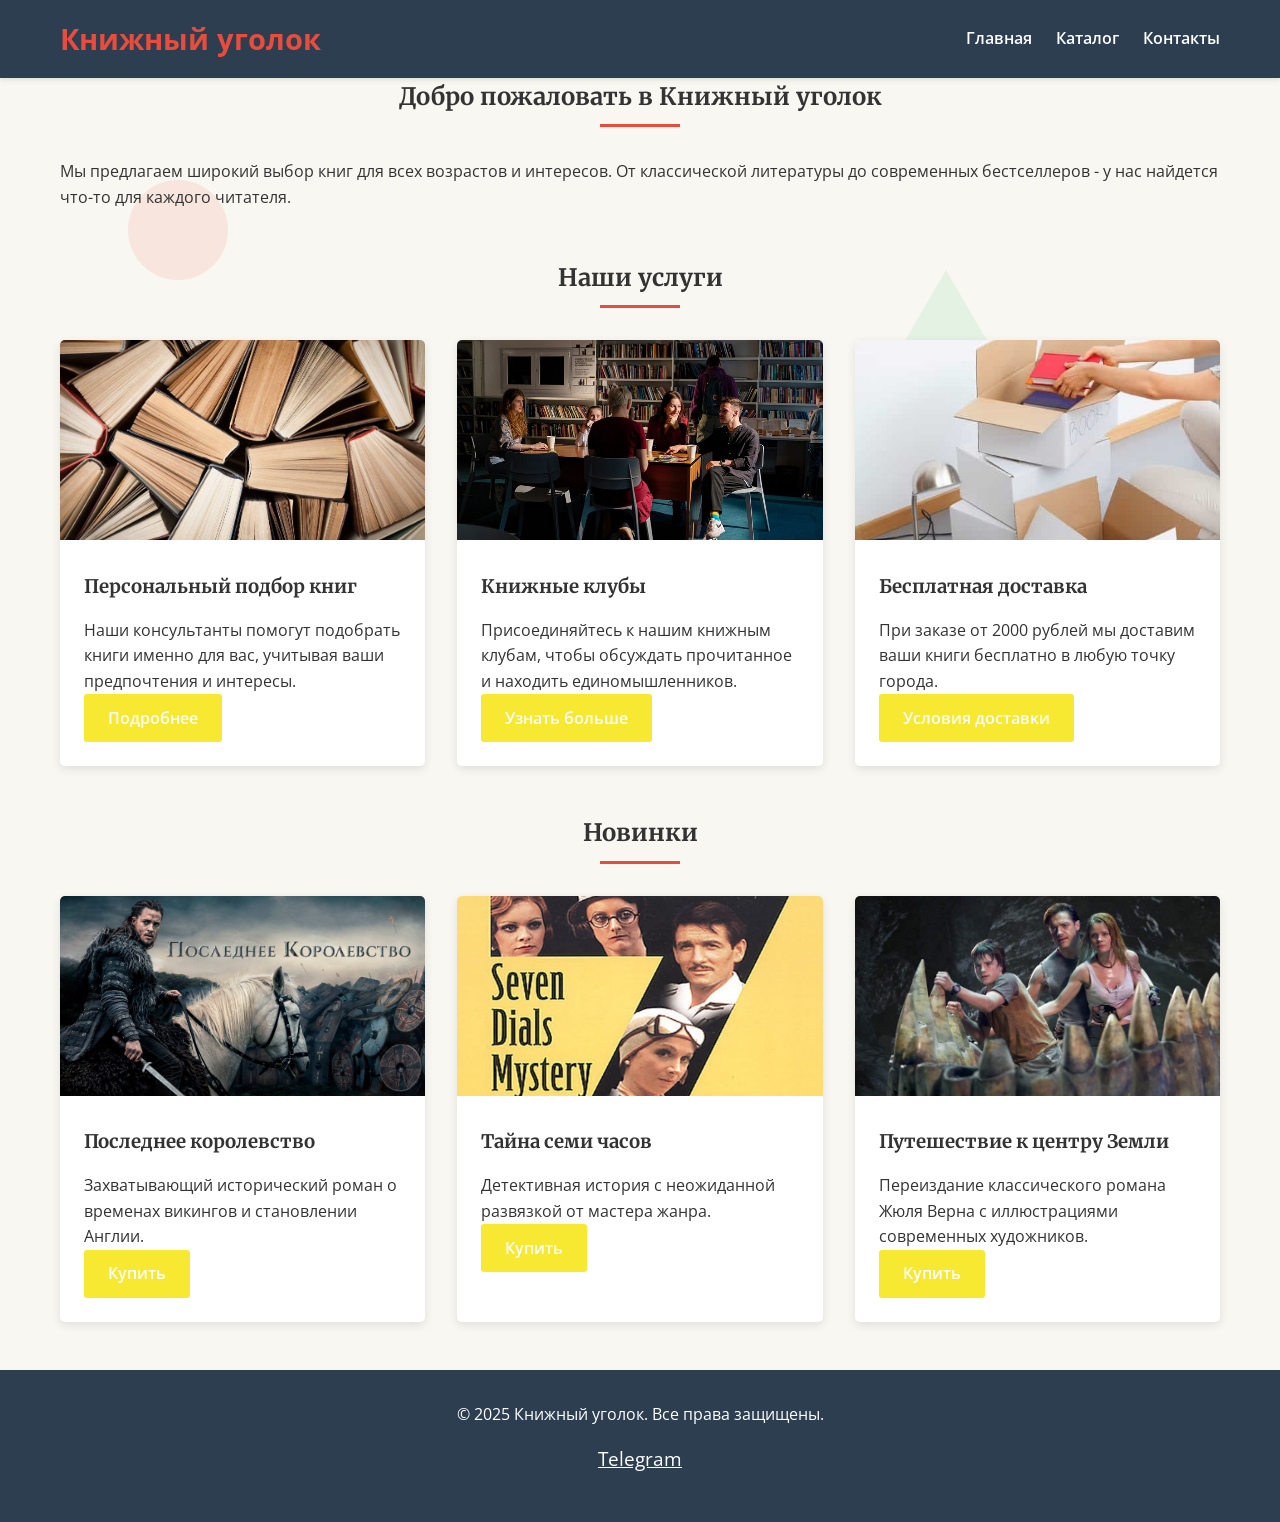
<file: index.html>
<!DOCTYPE html>
<html lang="ru">
<head>
    <meta charset="UTF-8">
    <meta name="viewport" content="width=device-width, initial-scale=1.0">
    <title>Книжный магазин - Главная</title>
    <link href="https://fonts.googleapis.com/css2?family=Merriweather:wght@300;400;700&family=Open+Sans:wght@300;400;600&display=swap" rel="stylesheet">
    <link href="./css/style.css" rel="stylesheet">
</head>
<body>
    <!-- Анимированные фигуры -->
    <div class="floating-shapes">
        <div class="shape shape-circle"></div>
        <div class="shape shape-square"></div>
        <div class="shape shape-triangle"></div>
    </div>

    <header>
        <div class="container">
            <div class="header-content">
                <div class="logo">Книжный уголок</div>
                <nav>
                    <ul>
                        <li><a href="./index.html" class="nav-link">Главная</a></li>
                        <li><a href="./pages/index2.html" class="nav-link">Каталог</a></li>
                        <li><a href="./pages/index3.html" class="nav-link">Контакты</a></li>
                    </ul>
                </nav>
            </div>
        </div>
    </header>

    <main class="container">
        <section class="page active fade-in">
            <div class="section">
                <h1 class="section-title">Добро пожаловать в Книжный уголок</h1>
                <p>Мы предлагаем широкий выбор книг для всех возрастов и интересов. От классической литературы до современных бестселлеров - у нас найдется что-то для каждого читателя.</p>
            </div>
            
            <div class="section">
                <h2 class="section-title">Наши услуги</h2>
                <div class="cards">
                    <div class="card">
                        <img src="images/podborknig.jpg" alt="Подбор книг" class="card-img">
                        <div class="card-content">
                            <h3>Персональный подбор книг</h3>
                            <p>Наши консультанты помогут подобрать книги именно для вас, учитывая ваши предпочтения и интересы.</p>
                            <a href="catalog.html" class="btn">Подробнее</a>
                        </div>
                    </div>
                    <div class="card">
                        <img src="images/bookclub.jpg" alt="Книжные клубы" class="card-img">
                        <div class="card-content">
                            <h3>Книжные клубы</h3>
                            <p>Присоединяйтесь к нашим книжным клубам, чтобы обсуждать прочитанное и находить единомышленников.</p>
                            <a href="contacts.html" class="btn">Узнать больше</a>
                        </div>
                    </div>
                    <div class="card">
                        <img src="images/dostavkaknig.jpg" alt="Доставка" class="card-img">
                        <div class="card-content">
                            <h3>Бесплатная доставка</h3>
                            <p>При заказе от 2000 рублей мы доставим ваши книги бесплатно в любую точку города.</p>
                            <a href="contacts.html" class="btn">Условия доставки</a>
                        </div>
                    </div>
                </div>
            </div>
            
            <div class="section">
                <h2 class="section-title">Новинки</h2>
                <div class="cards">
                    <div class="card">
                        <img src="images/posledneekorolev.jfif" alt="Новая книга 1" class="card-img">
                        <div class="card-content">
                            <h3>Последнее королевство</h3>
                            <p>Захватывающий исторический роман о временах викингов и становлении Англии.</p>
                            <a href="#" class="btn">Купить</a>
                        </div>
                    </div>
                    <div class="card">
                        <img src="images/sevendials.jpg" alt="Новая книга 2" class="card-img">
                        <div class="card-content">
                            <h3>Тайна семи часов</h3>
                            <p>Детективная история с неожиданной развязкой от мастера жанра.</p>
                            <a href="#" class="btn">Купить</a>
                        </div>
                    </div>
                    <div class="card">
                        <img src="images/puteshestv.jpg" alt="Новая книга 3" class="card-img">
                        <div class="card-content">
                            <h3>Путешествие к центру Земли</h3>
                            <p>Переиздание классического романа Жюля Верна с иллюстрациями современных художников.</p>
                            <a href="#" class="btn">Купить</a>
                        </div>
                    </div>
                </div>
            </div>
        </section>
    </main>

    <footer>
        <div class="container">
            <div class="footer-content">
                <p>&copy; 2025 Книжный уголок. Все права защищены.</p>
                <div class="social-links">
                    <a href="#">Telegram</a>
                </div>
            </div>
        </div>
    </footer>
</body>
</html>
</file>
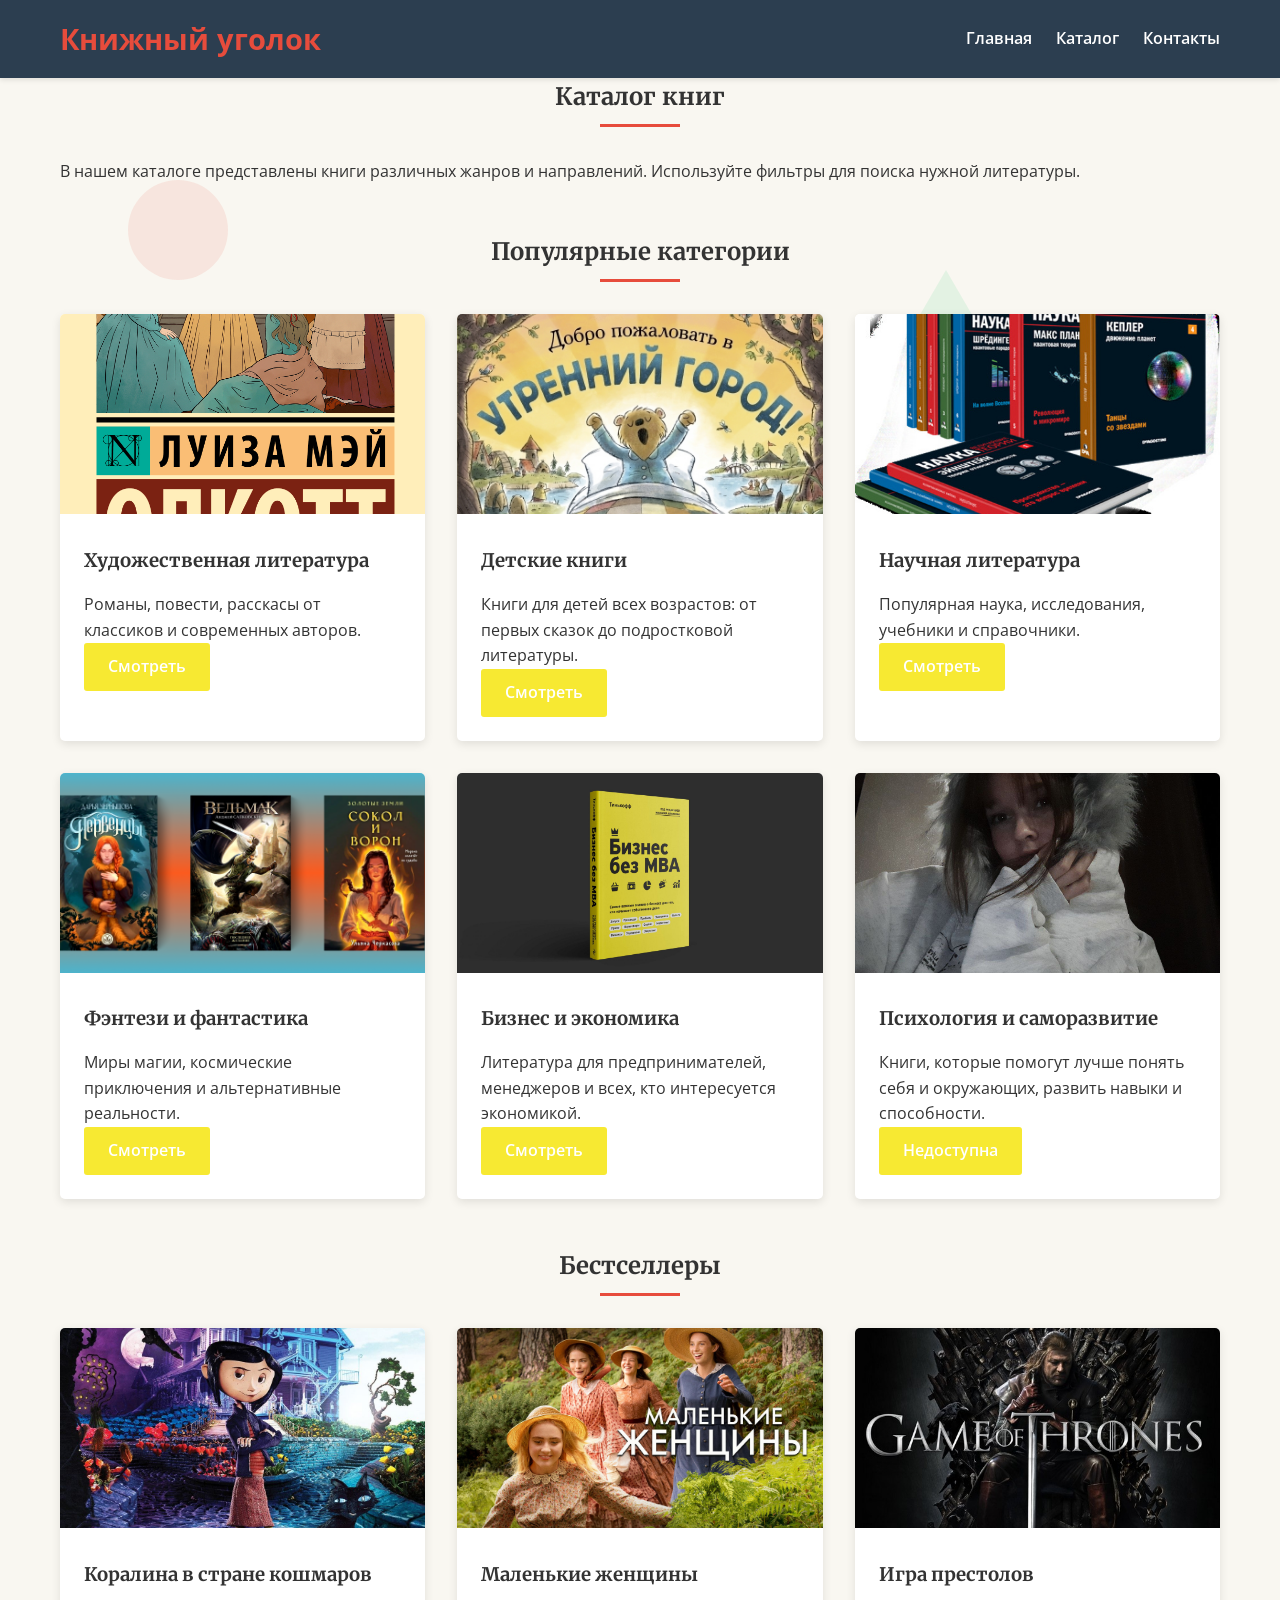
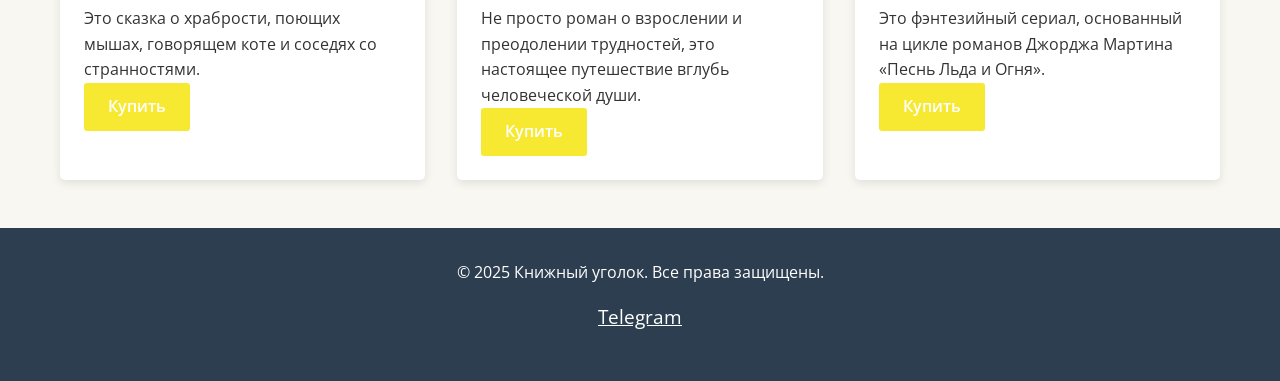
<file: pages/index2.html>
<!DOCTYPE html>
<html lang="ru">
<head>
    <meta charset="UTF-8">
    <meta name="viewport" content="width=device-width, initial-scale=1.0">
    <title>Книжный магазин - Каталог</title>
    <link href="https://fonts.googleapis.com/css2?family=Merriweather:wght@300;400;700&family=Open+Sans:wght@300;400;600&display=swap" rel="stylesheet">
    <link href="../css/style.css" rel="stylesheet">
</head>
<body>
    <!-- Анимированные фигуры -->
    <div class="floating-shapes">
        <div class="shape shape-circle"></div>
        <div class="shape shape-square"></div>
        <div class="shape shape-triangle"></div>
    </div>

    <header>
        <div class="container">
            <div class="header-content">
                <div class="logo">Книжный уголок</div>
                <nav>
                    <ul>
                        <li><a href="../index.html" class="nav-link">Главная</a></li>
                        <li><a href="./index2.html" class="nav-link">Каталог</a></li>
                        <li><a href="./index3.html" class="nav-link">Контакты</a></li>
                    </ul>
                </nav>
            </div>
        </div>
    </header>

    <main class="container">
        <section class="page active fade-in">
            <div class="section">
                <h1 class="section-title">Каталог книг</h1>
                <p>В нашем каталоге представлены книги различных жанров и направлений. Используйте фильтры для поиска нужной литературы.</p>
            </div>
            
            <div class="section">
                <h2 class="section-title">Популярные категории</h2>
                <div class="cards">
                    <div class="card">
                        <img src="../images/malenkiejen.jpg" alt="Художественная литература" class="card-img">
                        <div class="card-content">
                            <h3>Художественная литература</h3>
                            <p>Романы, повести, расскасы от классиков и современных авторов.</p>
                            <a href="#" class="btn">Смотреть</a>
                        </div>
                    </div>
                    <div class="card">
                        <img src="../images/detskieknigi.jpg" alt="Детские книги" class="card-img">
                        <div class="card-content">
                            <h3>Детские книги</h3>
                            <p>Книги для детей всех возрастов: от первых сказок до подростковой литературы.</p>
                            <a href="#" class="btn">Смотреть</a>
                        </div>
                    </div>
                    <div class="card">
                        <img src="../images/nauchnayalit.jpg" alt="Научная литература" class="card-img">
                        <div class="card-content">
                            <h3>Научная литература</h3>
                            <p>Популярная наука, исследования, учебники и справочники.</p>
                            <a href="#" class="btn">Смотреть</a>
                        </div>
                    </div>
                    <div class="card">
                        <img src="../images/fantasybook.png" alt="Фэнтези и фантастика" class="card-img">
                        <div class="card-content">
                            <h3>Фэнтези и фантастика</h3>
                            <p>Миры магии, космические приключения и альтернативные реальности.</p>
                            <a href="#" class="btn">Смотреть</a>
                        </div>
                    </div>
                    <div class="card">
                        <img src="../images/biznes.jpg" alt="Бизнес и экономика" class="card-img">
                        <div class="card-content">
                            <h3>Бизнес и экономика</h3>
                            <p>Литература для предпринимателей, менеджеров и всех, кто интересуется экономикой.</p>
                            <a href="#" class="btn">Смотреть</a>
                        </div>
                    </div>
                    <div class="card">
                        <img src="../images/psycho.jpg" alt="Психология и саморазвитие" class="card-img">
                        <div class="card-content">
                            <h3>Психология и саморазвитие</h3>
                            <p>Книги, которые помогут лучше понять себя и окружающих, развить навыки и способности.</p>
                            <a href="#" class="btn">Недоступна</a>
                        </div>
                    </div>
                </div>
            </div>
            
            <div class="section">
                <h2 class="section-title">Бестселлеры</h2>
                <div class="cards">
                    <div class="card">
                        <img src="../images/coraline.jpg" alt="Бестселлер 1" class="card-img">
                        <div class="card-content">
                            <h3>Коралина в стране кошмаров</h3>
                            <p>Это сказка о храбрости, поющих мышах, говорящем коте и соседях со странностями.</p>
                            <a href="#" class="btn">Купить</a>
                        </div>
                    </div>
                    <div class="card">
                        <img src="../images/smallwomen.jfif" alt="Бестселлер 2" class="card-img">
                        <div class="card-content">
                            <h3>Маленькие женщины</h3>
                            <p>Не просто роман о взрослении и преодолении трудностей, это настоящее путешествие вглубь человеческой души.</p>
                            <a href="#" class="btn">Купить</a>
                        </div>
                    </div>
                    <div class="card">
                        <img src="../images/gameofthrones.jpg" alt="Бестселлер 3" class="card-img">
                        <div class="card-content">
                            <h3>Игра престолов</h3>
                            <p>Это фэнтезийный сериал, основанный на цикле романов Джорджа Мартина «Песнь Льда и Огня».</p>
                            <a href="#" class="btn">Купить</a>
                        </div>
                    </div>
                </div>
            </div>
        </section>
    </main>

    <footer>
        <div class="container">
            <div class="footer-content">
                <p>&copy; 2025 Книжный уголок. Все права защищены.</p>
                <div class="social-links">
                    <a href="#">Telegram</a>
                </div>
            </div>
        </div>
    </footer>
</body>

</html>
</file>
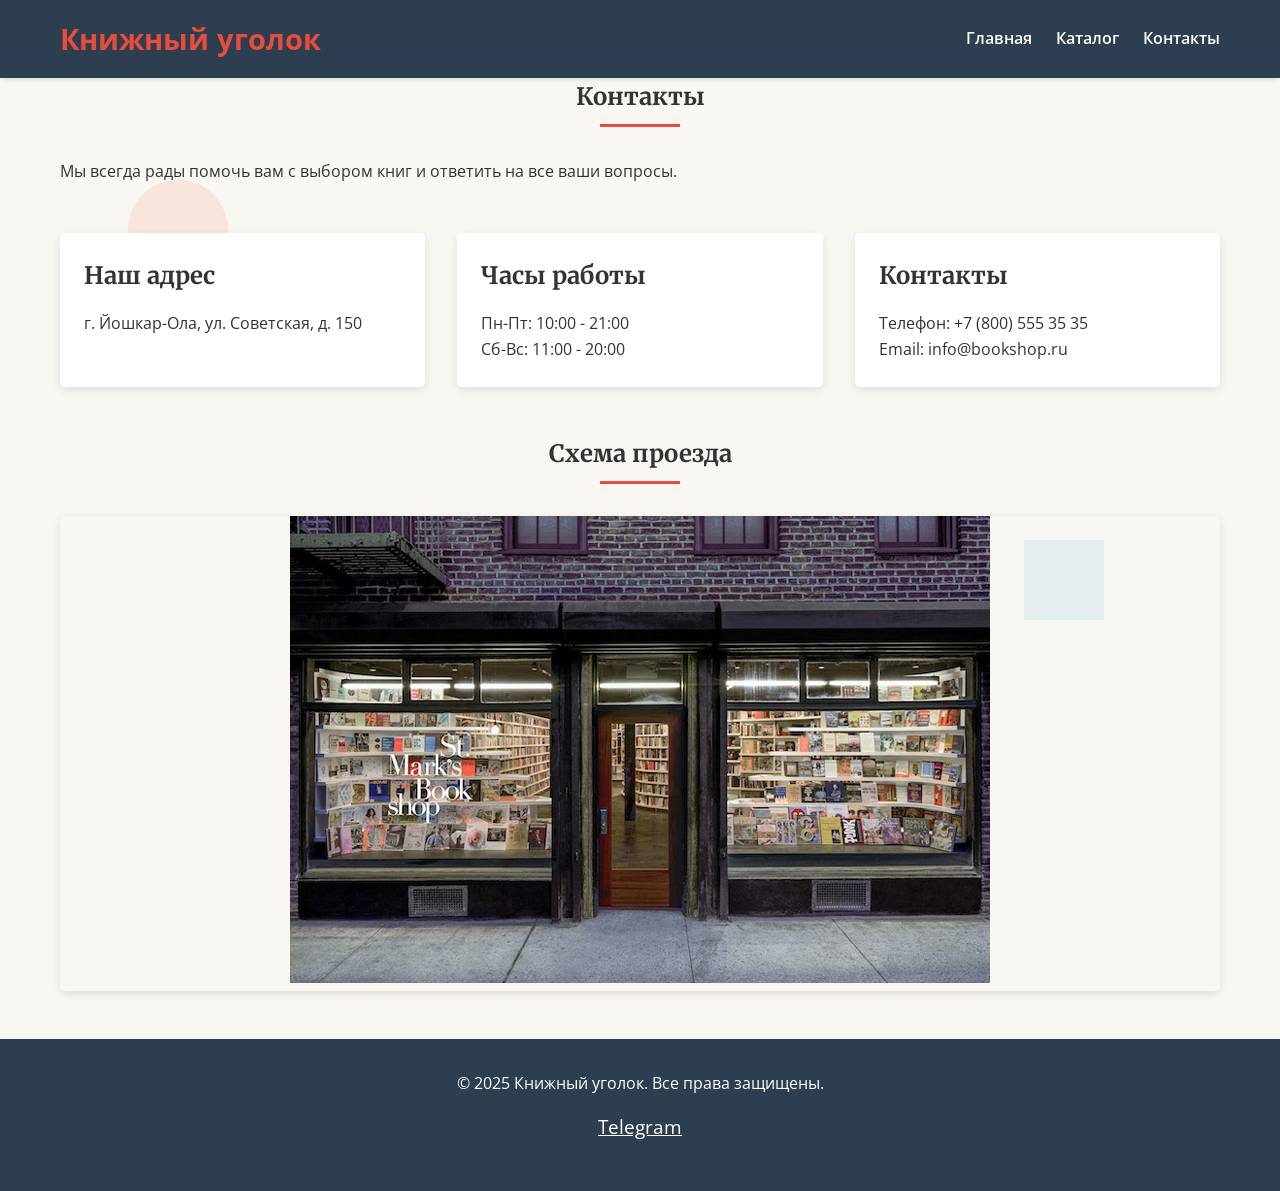
<file: pages/index3.html>
<!DOCTYPE html>
<html lang="ru">
<head>
    <meta charset="UTF-8">
    <meta name="viewport" content="width=device-width, initial-scale=1.0">
    <title>Книжный магазин - Контакты</title>
    <link href="https://fonts.googleapis.com/css2?family=Merriweather:wght@300;400;700&family=Open+Sans:wght@300;400;600&display=swap" rel="stylesheet">
    <link href="../css/style.css" rel="stylesheet">
</head>
<body>
    <!-- Анимированные фигуры -->
    <div class="floating-shapes">
        <div class="shape shape-circle"></div>
        <div class="shape shape-square"></div>
        <div class="shape shape-triangle"></div>
    </div>

    <header>
        <div class="container">
            <div class="header-content">
                <div class="logo">Книжный уголок</div>
                <nav>
                    <ul>
                        <li><a href="../index.html" class="nav-link">Главная</a></li>
                        <li><a href="./index2.html" class="nav-link">Каталог</a></li>
                        <li><a href="./index3.html" class="nav-link">Контакты</a></li>
                    </ul>
                </nav>
            </div>
        </div>
    </header>

    <main class="container">
        <section class="page active fade-in">
            <div class="section">
                <h1 class="section-title">Контакты</h1>
                <p>Мы всегда рады помочь вам с выбором книг и ответить на все ваши вопросы.</p>
            </div>
            
            <div class="section">
                <div class="cards">
                    <div class="card">
                        <div class="card-content">
                            <h2>Наш адрес</h2>
                            <p>г. Йошкар-Ола, ул. Советская, д. 150</p>
                        </div>
                    </div>
                    <div class="card">
                        <div class="card-content">
                            <h2>Часы работы</h2>
                            <p>Пн-Пт: 10:00 - 21:00</p>
                            <p>Сб-Вс: 11:00 - 20:00</p>
                        </div>
                    </div>
                    <div class="card">
                        <div class="card-content">
                            <h2>Контакты</h2>
                            <p>Телефон: +7 (800) 555 35 35</p>
                            <p>Email: info@bookshop.ru</p>
                        </div>
                    </div>
                </div>
            </div>
            
            <div class="section">
                <h2 class="section-title">Схема проезда</h2>
                <div class="map-container">
                    <!-- Карта -->
                    <img src="../images/vhod.jpg" alt="Карта проезда" usemap="#storemap">
                    <map name="storemap">
                        <area shape="poly" coords="305,192,397,191,396,392,307,389" alt="Вход в магазин" href="#" onclick="alert('Это вход в наш магазин!')">
                    </map>
                </div>
            </div>
        </section>
    </main>

    <footer>
        <div class="container">
            <div class="footer-content">
                <p>&copy; 2025 Книжный уголок. Все права защищены.</p>
                <div class="social-links">
                    <a href="#">Telegram</a>
                </div>
            </div>
        </div>
    </footer>

    <script>
        // Обработка клика по области карты
        document.addEventListener('DOMContentLoaded', function() {
            const area = document.querySelector('area');
            if (area) {
                area.addEventListener('click', function(e) {
                    e.preventDefault();
                    alert('Это вход в наш магазин!');
                });
            }
        });
    </script>
</body>
</html>
</file>
<file: css/style.css>
* {
    margin: 0;
    padding: 0;
    box-sizing: border-box;
}

body {
    font-family: 'Open Sans', sans-serif;
    line-height: 1.6;
    color: #333;
    background-color: #f9f7f1;
    position: relative;
    overflow-x: hidden;
}

/* Анимированные фигуры на фоне */
.floating-shapes {
    position: fixed;
    top: 0;
    left: 0;
    width: 100%;
    height: 100%;
    z-index: -1;
    pointer-events: none;
}

.shape {
    position: absolute;
    opacity: 0.1;
    animation: float 15s infinite linear;
}

.shape-circle {
    width: 100px;
    height: 100px;
    border-radius: 50%;
    background: #e74c3c;
    top: 20%;
    left: 10%;
    animation-delay: 0s;
}

.shape-square {
    width: 80px;
    height: 80px;
    background: #3498db;
    top: 60%;
    left: 80%;
    animation-delay: -5s;
}

.shape-triangle {
    width: 0;
    height: 0;
    border-left: 50px solid transparent;
    border-right: 50px solid transparent;
    border-bottom: 86.6px solid #2ecc71;
    top: 30%;
    left: 70%;
    animation-delay: -10s;
}

@keyframes float {
    0% {
        transform: translateY(0) rotate(0deg);
    }
    25% {
        transform: translateY(-20px) rotate(90deg);
    }
    50% {
        transform: translateY(0) rotate(180deg);
    }
    75% {
        transform: translateY(20px) rotate(270deg);
    }
    100% {
        transform: translateY(0) rotate(360deg);
    }
}

h1, h2, h3 {
    font-family: 'Merriweather', serif;
    margin-bottom: 1rem;
}

.container {
    max-width: 1200px;
    margin: 0 auto;
    padding: 0 20px;
}

/* Шапка */
header {
    background-color: #2c3e50;
    color: white;
    padding: 1rem 0;
    box-shadow: 0 2px 5px rgba(0,0,0,0.1);
    position: relative;
    z-index: 1;
}

.header-content {
    display: flex;
    justify-content: space-between;
    align-items: center;
}

.logo {
    font-size: 1.8rem;
    font-weight: 700;
    color: #e74c3c;
}

nav ul {
    display: flex;
    list-style: none;
}

nav li {
    margin-left: 1.5rem;
}

nav a {
    color: white;
    text-decoration: none;
    font-weight: 600;
    transition: color 0.3s;
}

nav a:hover {
    color: #e74c3c;
}

/* Основной контент */
main {
    padding: 2rem 0;
    min-height: calc(100vh - 200px);
    position: relative;
    z-index: 1;
}

/* Секции */
.section {
    margin-bottom: 3rem;
}

.section-title {
    text-align: center;
    margin-bottom: 2rem;
    position: relative;
}

.section-title::after {
    content: '';
    display: block;
    width: 80px;
    height: 3px;
    background-color: #e74c3c;
    margin: 0.5rem auto;
}

/* Карточки */
.cards {
    display: grid;
    grid-template-columns: repeat(auto-fill, minmax(300px, 1fr));
    gap: 2rem;
}

.card {
    background-color: white;
    border-radius: 5px;
    overflow: hidden;
    box-shadow: 0 3px 10px rgba(0,0,0,0.1);
    transition: transform 0.3s, box-shadow 0.3s;
}

.card:hover {
    transform: translateY(-5px);
    box-shadow: 0 5px 15px rgba(46, 250, 63, 0.2);
}

.card-img {
    width: 100%;
    height: 200px;
    object-fit: cover;
}

.card-content {
    padding: 1.5rem;
}

/* Кнопки */
.btn {
    display: inline-block;
    background-color: rgb(247, 233, 50);
    color: white;
    padding: 0.7rem 1.5rem;
    border: none;
    border-radius: 3px;
    text-decoration: none;
    font-weight: 600;
    transition: background-color 0.3s;
    cursor: pointer;
}

.btn:hover {
    background-color: #c0392b;
}

/* Подвал */
footer {
    background-color: #2c3e50;
    color: white;
    padding: 2rem 0;
    text-align: center;
    position: relative;
    z-index: 1;
}

.footer-content {
    display: flex;
    flex-direction: column;
    align-items: center;
}

.social-links {
    margin: 1rem 0;
}

.social-links a {
    color: white;
    margin: 0 0.5rem;
    font-size: 1.2rem;
    transition: color 0.3s;
}

.social-links a:hover {
    color: #e74c3c;
}

/* Адаптивность */
@media (max-width: 768px) {
    .header-content {
        flex-direction: column;
        text-align: center;
    }
    
    nav ul {
        margin-top: 1rem;
        flex-wrap: wrap;
        justify-content: center;
    }
    
    nav li {
        margin: 0.5rem;
    }
    
    .cards {
        grid-template-columns: 1fr;
    }
    
    /* Уменьшаем фигуры на мобильных */
    .shape {
        transform: scale(0.7);
    }
}

/* Анимации */
@keyframes fadeIn {
    from { opacity: 0; transform: translateY(20px); }
    to { opacity: 1; transform: translateY(0); }
}

.fade-in {
    animation: fadeIn 0.8s ease-out;
}

/* Карта */
.map-container {
    margin: 2rem 0;
    border-radius: 5px;
    overflow: hidden;
    box-shadow: 0 3px 10px rgba(0,0,0,0.1);
    text-align: center;
}

/* Форма */
.contact-form {
    max-width: 600px;
    margin: 0 auto;
}

.form-group {
    margin-bottom: 1.5rem;
}

.form-group label {
    display: block;
    margin-bottom: 0.5rem;
    font-weight: 600;
}

.form-group input,
.form-group textarea {
    width: 100%;
    padding: 0.7rem;
    border: 1px solid #ddd;
    border-radius: 3px;
    font-family: 'Open Sans', sans-serif;
}

.form-group textarea {
    min-height: 150px;
    resize: vertical;
}

/* Скрытие страниц */
.page {
    display: none;
}

.page.active {
    display: block;
}
</file>
